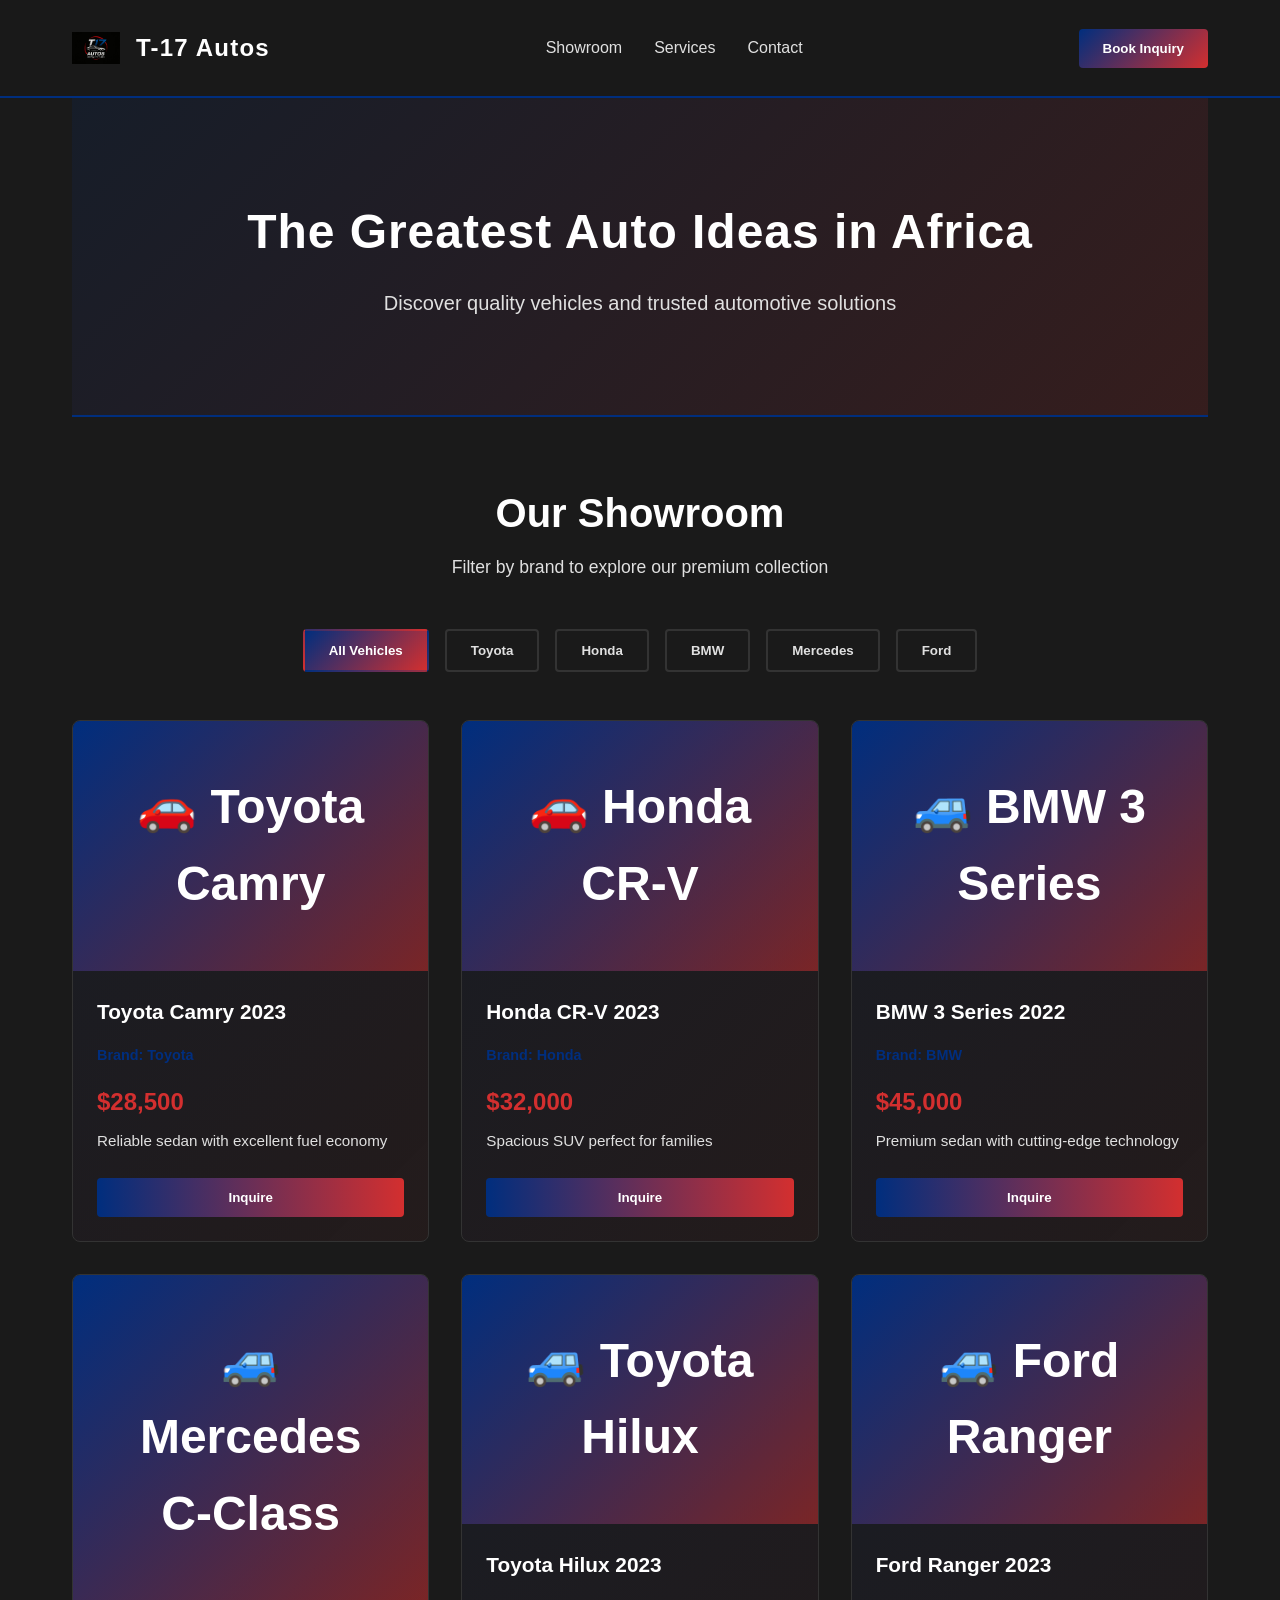
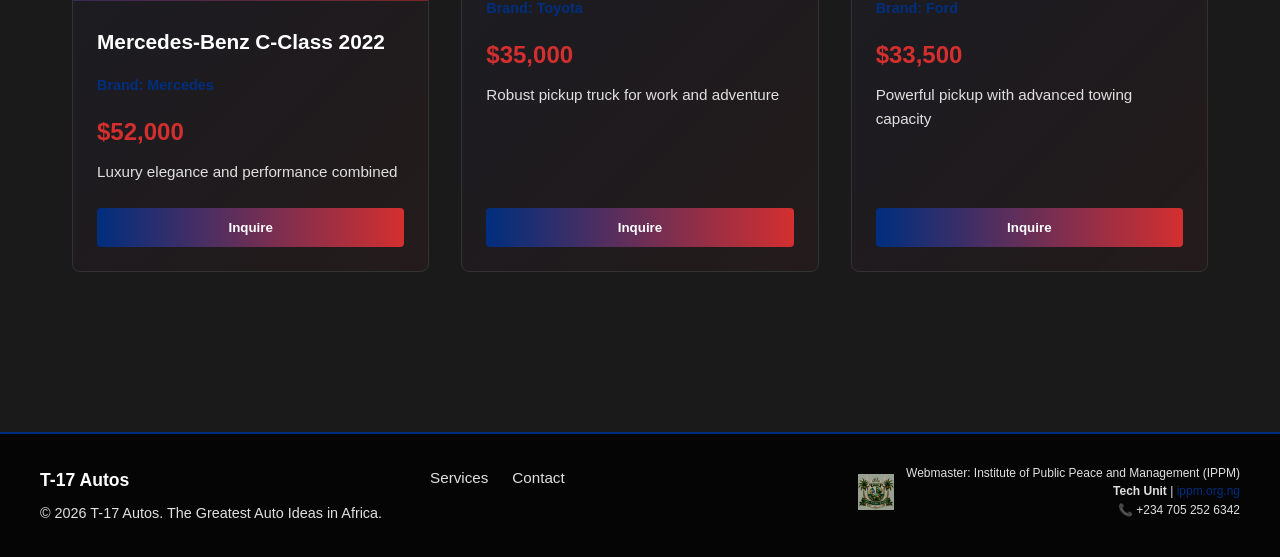
<file: index.html>
<!DOCTYPE html>
<html lang="en">
<head>
  <meta charset="UTF-8">
  <meta name="viewport" content="width=device-width, initial-scale=1.0">
  <meta name="description" content="T-17 Autos — The Greatest Auto Ideas in Africa. Browse our integrated showroom with advanced filtering.">
  <title>T-17 Autos | Showroom & Services</title>
  <link rel="icon" type="image/png" href="t17-logo.jpg">
  <link rel="stylesheet" href="css/styles.css">
</head>
<body>
  <!-- Navigation Header -->
  <header class="site-header">
    <div class="header-container">
      <div class="logo-section">
        <img src="t17-logo.jpg" alt="T-17 Autos Logo" class="brand-logo">
        <h1 class="brand-name">T-17 Autos</h1>
      </div>
      <nav class="main-nav">
        <a href="#showroom" class="nav-link active">Showroom</a>
        <a href="services.html" class="nav-link">Services</a>
        <a href="contact.html" class="nav-link">Contact</a>
      </nav>
      <button class="cta-button" onclick="document.location.href='contact.html#inquiry';">Book Inquiry</button>
    </div>
  </header>

  <!-- Main Content -->
  <main>
    <!-- Hero Section -->
    <section class="hero">
      <div class="hero-content">
        <h2 class="hero-title">The Greatest Auto Ideas in Africa</h2>
        <p class="hero-subtitle">Discover quality vehicles and trusted automotive solutions</p>
      </div>
    </section>

    <!-- Showroom Section -->
    <section class="showroom" id="showroom">
      <div class="section-container">
        <h2 class="section-title">Our Showroom</h2>
        <p class="section-subtitle">Filter by brand to explore our premium collection</p>
        
        <!-- Filter Controls -->
        <div class="filter-controls">
          <button class="filter-btn active" data-filter="all">All Vehicles</button>
          <button class="filter-btn" data-filter="toyota">Toyota</button>
          <button class="filter-btn" data-filter="honda">Honda</button>
          <button class="filter-btn" data-filter="bmw">BMW</button>
          <button class="filter-btn" data-filter="benz">Mercedes</button>
          <button class="filter-btn" data-filter="ford">Ford</button>
        </div>

        <!-- Vehicle Grid -->
        <div class="vehicle-grid" id="vehicleGrid">
          <!-- Vehicles populated by JavaScript -->
          <div class="vehicle-card" data-brand="toyota">
            <div class="vehicle-image">🚗 Toyota Camry</div>
            <h3>Toyota Camry 2023</h3>
            <p class="vehicle-brand">Brand: Toyota</p>
            <p class="vehicle-price">$28,500</p>
            <p class="vehicle-desc">Reliable sedan with excellent fuel economy</p>
            <button class="vehicle-btn" onclick="document.location.href='contact.html#inquiry';">Inquire</button>
          </div>

          <div class="vehicle-card" data-brand="honda">
            <div class="vehicle-image">🚗 Honda CR-V</div>
            <h3>Honda CR-V 2023</h3>
            <p class="vehicle-brand">Brand: Honda</p>
            <p class="vehicle-price">$32,000</p>
            <p class="vehicle-desc">Spacious SUV perfect for families</p>
            <button class="vehicle-btn" onclick="document.location.href='contact.html#inquiry';">Inquire</button>
          </div>

          <div class="vehicle-card" data-brand="bmw">
            <div class="vehicle-image">🚙 BMW 3 Series</div>
            <h3>BMW 3 Series 2022</h3>
            <p class="vehicle-brand">Brand: BMW</p>
            <p class="vehicle-price">$45,000</p>
            <p class="vehicle-desc">Premium sedan with cutting-edge technology</p>
            <button class="vehicle-btn" onclick="document.location.href='contact.html#inquiry';">Inquire</button>
          </div>

          <div class="vehicle-card" data-brand="benz">
            <div class="vehicle-image">🚙 Mercedes C-Class</div>
            <h3>Mercedes-Benz C-Class 2022</h3>
            <p class="vehicle-brand">Brand: Mercedes</p>
            <p class="vehicle-price">$52,000</p>
            <p class="vehicle-desc">Luxury elegance and performance combined</p>
            <button class="vehicle-btn" onclick="document.location.href='contact.html#inquiry';">Inquire</button>
          </div>

          <div class="vehicle-card" data-brand="toyota">
            <div class="vehicle-image">🚙 Toyota Hilux</div>
            <h3>Toyota Hilux 2023</h3>
            <p class="vehicle-brand">Brand: Toyota</p>
            <p class="vehicle-price">$35,000</p>
            <p class="vehicle-desc">Robust pickup truck for work and adventure</p>
            <button class="vehicle-btn" onclick="document.location.href='contact.html#inquiry';">Inquire</button>
          </div>

          <div class="vehicle-card" data-brand="ford">
            <div class="vehicle-image">🚙 Ford Ranger</div>
            <h3>Ford Ranger 2023</h3>
            <p class="vehicle-brand">Brand: Ford</p>
            <p class="vehicle-price">$33,500</p>
            <p class="vehicle-desc">Powerful pickup with advanced towing capacity</p>
            <button class="vehicle-btn" onclick="document.location.href='contact.html#inquiry';">Inquire</button>
          </div>
        </div>
      </div>
    </section>
  </main>

  <!-- Footer -->
  <footer class="site-footer">
    <div class="footer-container">
      <div class="footer-content">
        <div class="t17-info">
          <h3>T-17 Autos</h3>
          <p>© 2026 T-17 Autos. The Greatest Auto Ideas in Africa.</p>
        </div>
        <div class="footer-links">
          <a href="services.html">Services</a>
          <a href="contact.html">Contact</a>
        </div>
      </div>
      <div class="footer-webmaster">
        <div class="webmaster-logo">
          <img src="ippm-crest.png" alt="IPPM Logo" class="ippm-logo">
        </div>
        <div class="webmaster-text">
          <small>Webmaster: Institute of Public Peace and Management (IPPM)</small>
          <small><strong>Tech Unit</strong> | <a href="https://ippm.org.ng" target="_blank">ippm.org.ng</a></small>
          <small>📞 +234 705 252 6342</small>
        </div>
      </div>
    </div>
  </footer>

  <script src="js/script.js"></script>
</body>
</html>
</file>
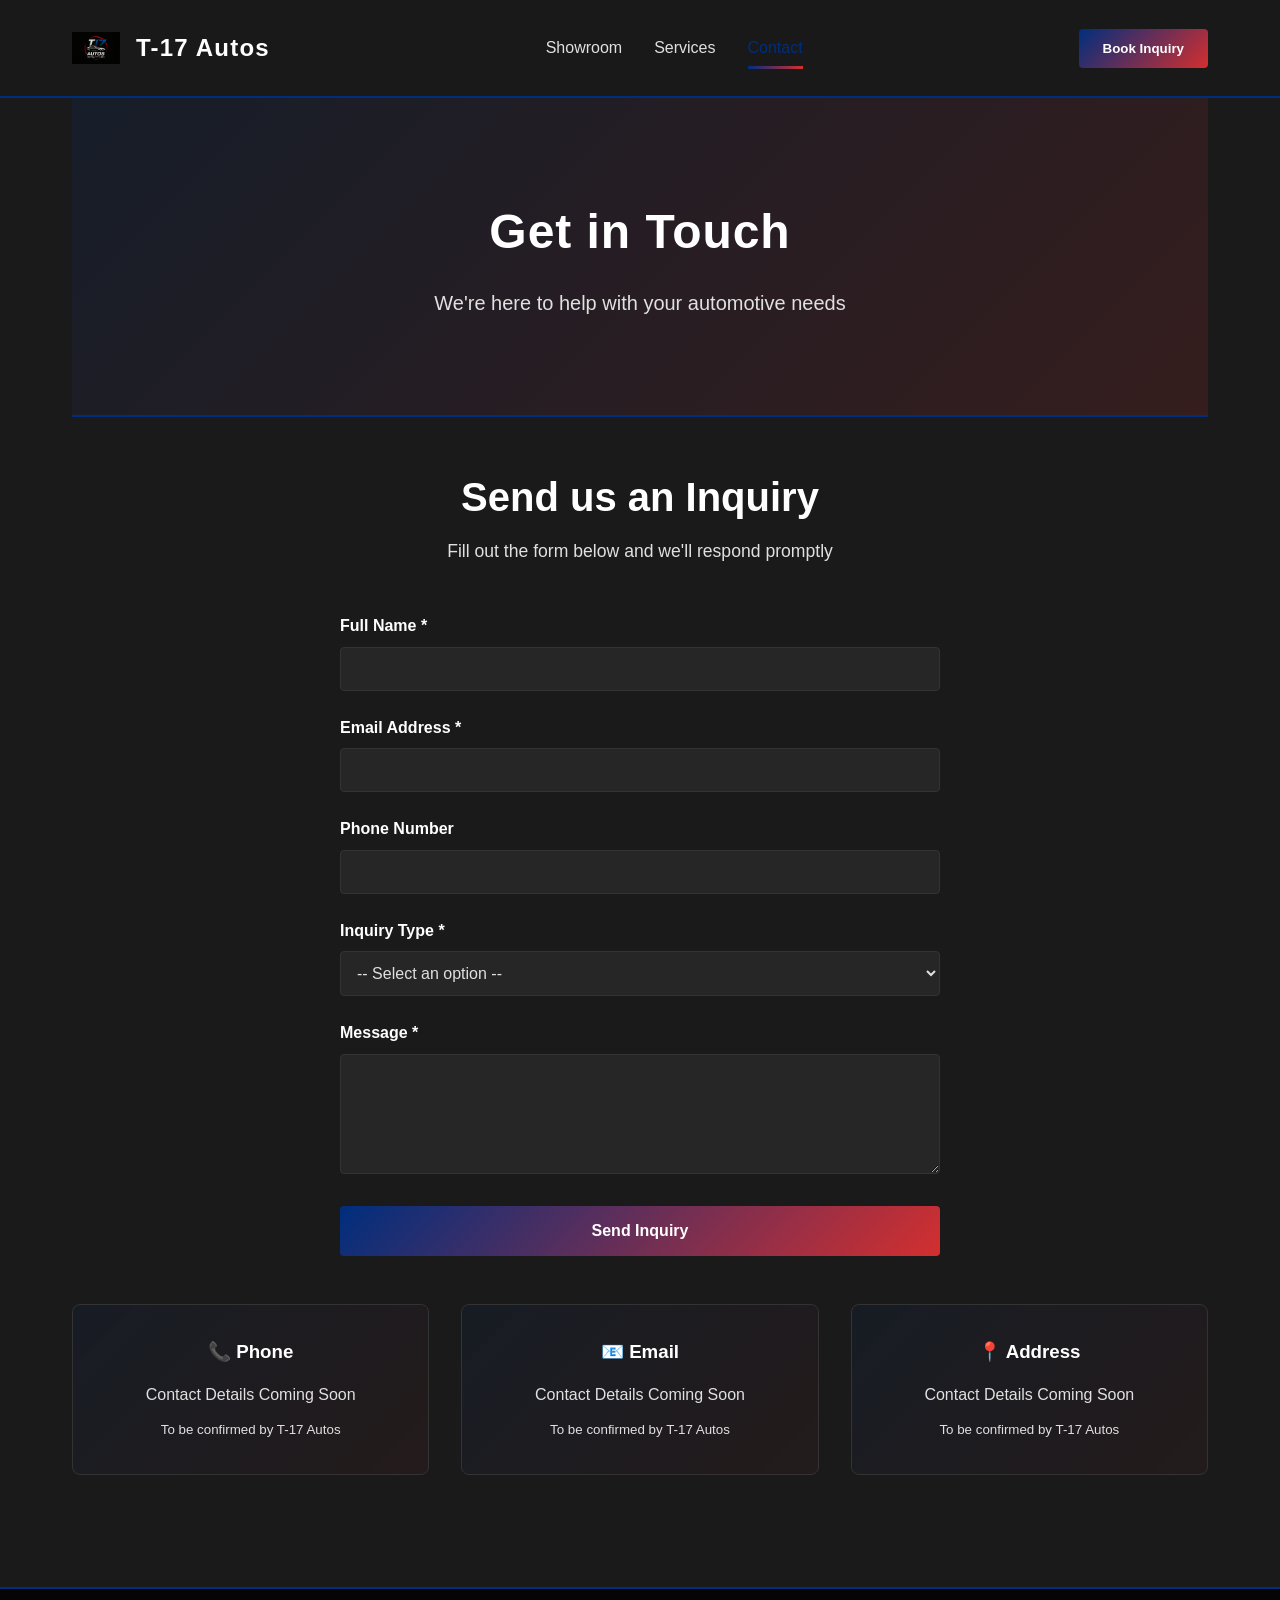
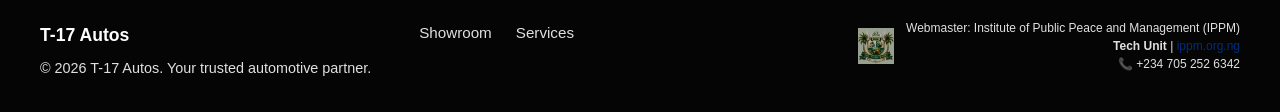
<file: contact.html>
<!DOCTYPE html>
<html lang="en">
<head>
  <meta charset="UTF-8">
  <meta name="viewport" content="width=device-width, initial-scale=1.0">
  <meta name="description" content="Contact T-17 Autos - Get in touch for inquiries and bookings.">
  <title>Contact Us | T-17 Autos</title>
  <link rel="icon" type="image/png" href="t17-logo.jpg">
  <link rel="stylesheet" href="css/styles.css">
  <style>
    .form-section {
      padding: 3rem 0;
    }

    .form-container {
      max-width: 600px;
      margin: 0 auto;
    }

    .form-group {
      margin-bottom: 1.5rem;
    }

    .form-group label {
      display: block;
      color: var(--primary-color);
      font-weight: 600;
      margin-bottom: 0.5rem;
    }

    .form-group input,
    .form-group textarea,
    .form-group select {
      width: 100%;
      padding: 0.75rem;
      background-color: rgba(255, 255, 255, 0.05);
      border: 1px solid var(--border-color);
      color: var(--text-light);
      border-radius: 4px;
      font-family: inherit;
      font-size: 1rem;
      transition: all 0.3s ease;
    }

    .form-group input:focus,
    .form-group textarea:focus,
    .form-group select:focus {
      outline: none;
      border-color: var(--accent-color);
      box-shadow: 0 0 0 3px rgba(0, 46, 126, 0.1);
      background-color: rgba(255, 255, 255, 0.1);
    }

    .form-group textarea {
      resize: vertical;
      min-height: 120px;
    }

    .submit-btn {
      width: 100%;
      background: linear-gradient(135deg, var(--accent-color), var(--danger-color));
      color: var(--primary-color);
      border: none;
      padding: 1rem;
      border-radius: 4px;
      font-weight: 700;
      font-size: 1rem;
      cursor: pointer;
      transition: all 0.3s ease;
    }

    .submit-btn:hover {
      transform: translateY(-2px);
      box-shadow: 0 8px 16px rgba(0, 46, 126, 0.3);
    }

    .contact-info-grid {
      display: grid;
      grid-template-columns: repeat(auto-fit, minmax(250px, 1fr));
      gap: 2rem;
      margin-top: 3rem;
    }

    .contact-info-card {
      background: linear-gradient(135deg, rgba(0, 46, 126, 0.1), rgba(211, 47, 47, 0.05));
      border: 1px solid var(--border-color);
      padding: 2rem;
      border-radius: 8px;
      text-align: center;
    }

    .contact-info-card h3 {
      color: var(--primary-color);
      margin-bottom: 1rem;
    }

    .contact-info-card p {
      color: var(--text-light);
      margin-bottom: 0.5rem;
    }

    .contact-info-card a {
      color: var(--accent-color);
      text-decoration: none;
    }
  </style>
</head>
<body>
  <!-- Navigation Header -->
  <header class="site-header">
    <div class="header-container">
      <div class="logo-section">
        <img src="t17-logo.jpg" alt="T-17 Autos Logo" class="brand-logo">
        <h1 class="brand-name">T-17 Autos</h1>
      </div>
      <nav class="main-nav">
        <a href="index.html#showroom" class="nav-link">Showroom</a>
        <a href="services.html" class="nav-link">Services</a>
        <a href="contact.html" class="nav-link active">Contact</a>
      </nav>
      <button class="cta-button" onclick="document.location.href='contact.html#inquiry';">Book Inquiry</button>
    </div>
  </header>

  <!-- Main Content -->
  <main>
    <!-- Hero Section -->
    <section class="hero">
      <div class="hero-content">
        <h2 class="hero-title">Get in Touch</h2>
        <p class="hero-subtitle">We're here to help with your automotive needs</p>
      </div>
    </section>

    <!-- Contact Form Section -->
    <section class="form-section">
      <div class="section-container">
        <h2 class="section-title">Send us an Inquiry</h2>
        <p class="section-subtitle">Fill out the form below and we'll respond promptly</p>
        
        <div class="form-container">
          <form id="inquiry-form">
            <div class="form-group">
              <label for="name">Full Name *</label>
              <input type="text" id="name" name="name" required>
            </div>

            <div class="form-group">
              <label for="email">Email Address *</label>
              <input type="email" id="email" name="email" required>
            </div>

            <div class="form-group">
              <label for="phone">Phone Number</label>
              <input type="tel" id="phone" name="phone">
            </div>

            <div class="form-group">
              <label for="inquiry-type">Inquiry Type *</label>
              <select id="inquiry-type" name="inquiry-type" required>
                <option value="">-- Select an option --</option>
                <option value="vehicle-inquiry">Vehicle Inquiry</option>
                <option value="service-booking">Service Booking</option>
                <option value="general">General Inquiry</option>
              </select>
            </div>

            <div class="form-group">
              <label for="message">Message *</label>
              <textarea id="message" name="message" required></textarea>
            </div>

            <button type="submit" class="submit-btn">Send Inquiry</button>
          </form>
        </div>

        <!-- Contact Information -->
        <div class="contact-info-grid">
          <div class="contact-info-card">
            <h3>📞 Phone</h3>
            <p>Contact Details Coming Soon</p>
            <small>To be confirmed by T-17 Autos</small>
          </div>
          <div class="contact-info-card">
            <h3>📧 Email</h3>
            <p>Contact Details Coming Soon</p>
            <small>To be confirmed by T-17 Autos</small>
          </div>
          <div class="contact-info-card">
            <h3>📍 Address</h3>
            <p>Contact Details Coming Soon</p>
            <small>To be confirmed by T-17 Autos</small>
          </div>
        </div>
      </div>
    </section>
  </main>

  <!-- Footer -->
  <footer class="site-footer">
    <div class="footer-container">
      <div class="footer-content">
        <div class="t17-info">
          <h3>T-17 Autos</h3>
          <p>© 2026 T-17 Autos. Your trusted automotive partner.</p>
        </div>
        <div class="footer-links">
          <a href="index.html">Showroom</a>
          <a href="services.html">Services</a>
        </div>
      </div>
      <div class="footer-webmaster">
        <div class="webmaster-logo">
          <img src="ippm-crest.png" alt="IPPM Logo" class="ippm-logo">
        </div>
        <div class="webmaster-text">
          <small>Webmaster: Institute of Public Peace and Management (IPPM)</small>
          <small><strong>Tech Unit</strong> | <a href="https://ippm.org.ng" target="_blank">ippm.org.ng</a></small>
          <small>📞 +234 705 252 6342</small>
        </div>
      </div>
    </div>
  </footer>

  <script>
    // Simple form handling
    document.getElementById('inquiry-form').addEventListener('submit', function(e) {
      e.preventDefault();
      alert('Thank you for your inquiry! We will get back to you soon.');
      this.reset();
    });
  </script>
  <script src="js/script.js"></script>
</body>
</html>
</file>
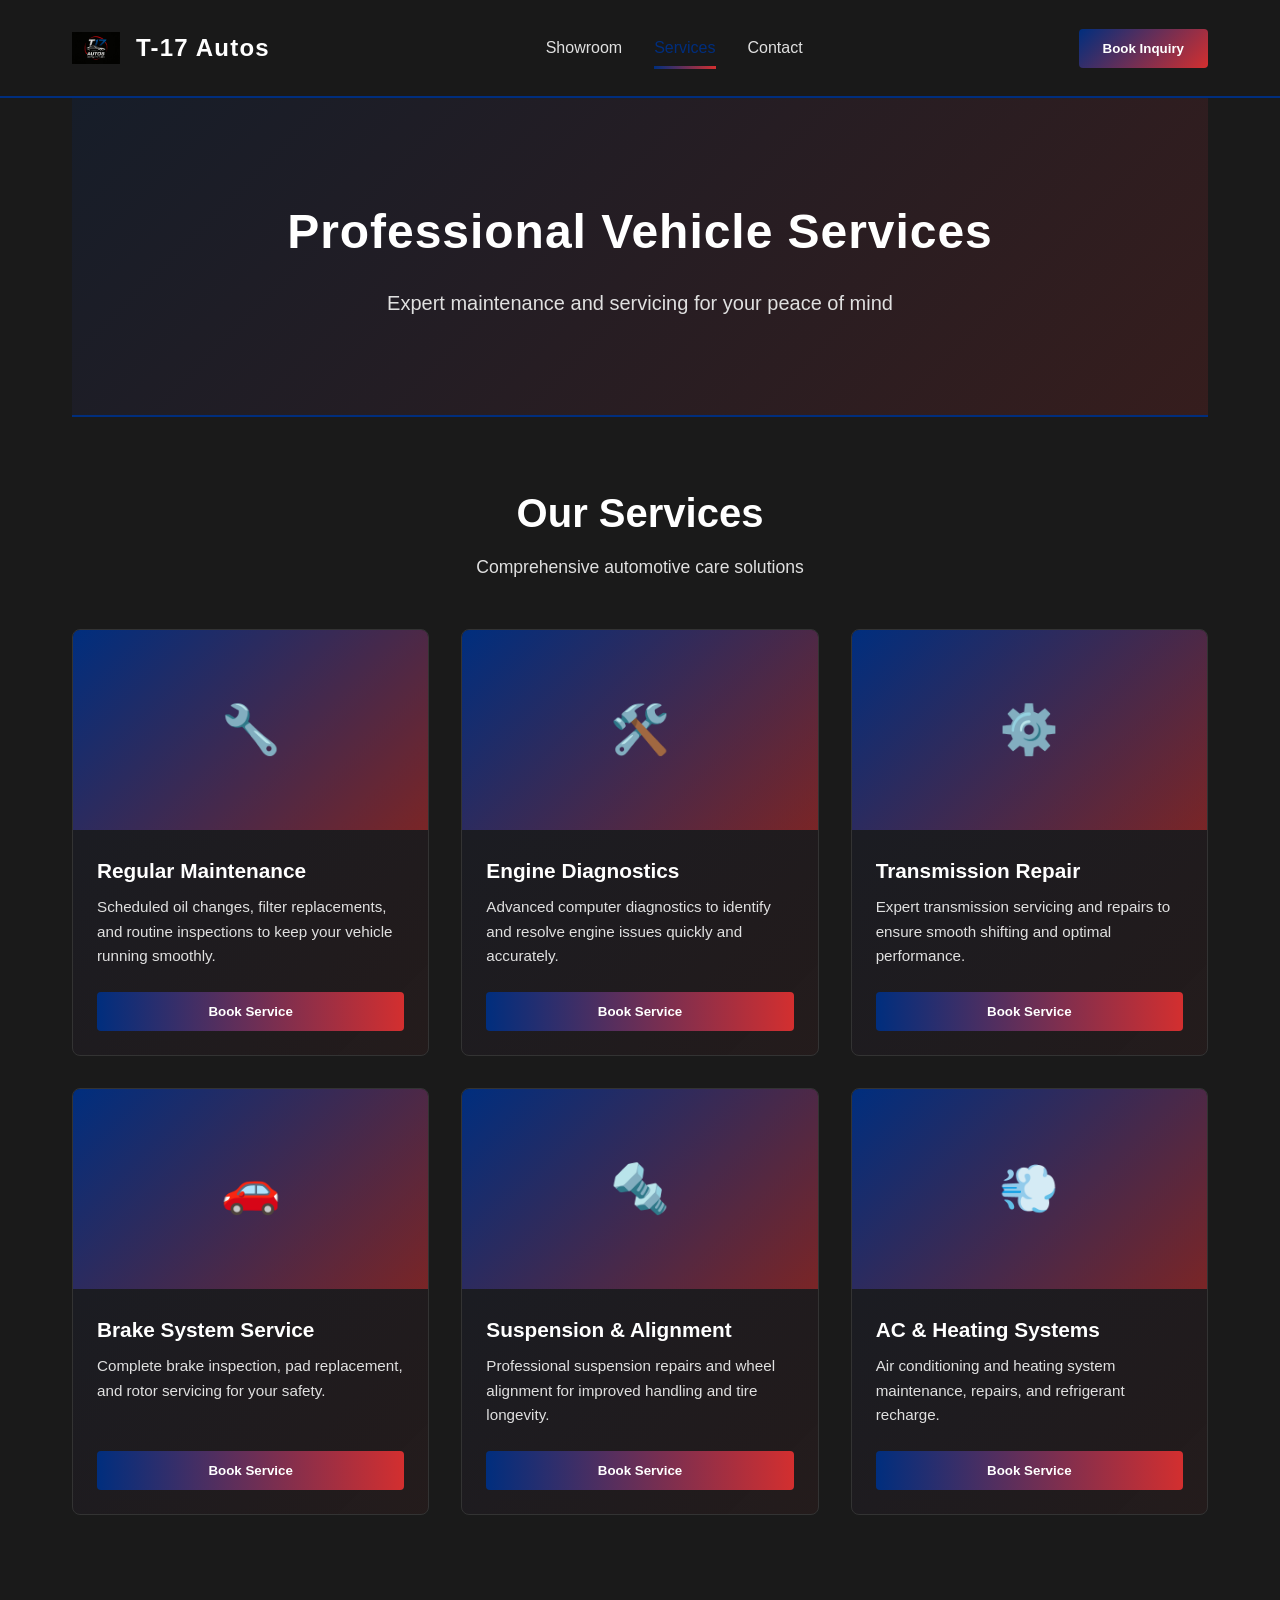
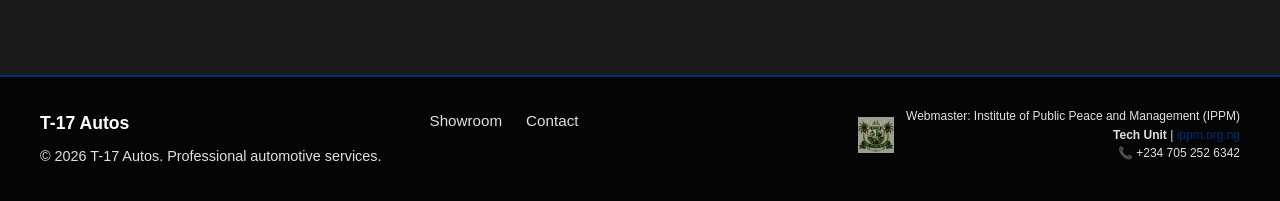
<file: services.html>
<!DOCTYPE html>
<html lang="en">
<head>
  <meta charset="UTF-8">
  <meta name="viewport" content="width=device-width, initial-scale=1.0">
  <meta name="description" content="T-17 Autos Services - Professional vehicle maintenance and servicing in Africa.">
  <title>Services & Maintenance | T-17 Autos</title>
  <link rel="icon" type="image/png" href="t17-logo.jpg">
  <link rel="stylesheet" href="css/styles.css">
</head>
<body>
  <!-- Navigation Header -->
  <header class="site-header">
    <div class="header-container">
      <div class="logo-section">
        <img src="t17-logo.jpg" alt="T-17 Autos Logo" class="brand-logo">
        <h1 class="brand-name">T-17 Autos</h1>
      </div>
      <nav class="main-nav">
        <a href="index.html#showroom" class="nav-link">Showroom</a>
        <a href="services.html" class="nav-link active">Services</a>
        <a href="contact.html" class="nav-link">Contact</a>
      </nav>
      <button class="cta-button" onclick="document.location.href='contact.html#inquiry';">Book Inquiry</button>
    </div>
  </header>

  <!-- Main Content -->
  <main>
    <!-- Hero Section -->
    <section class="hero">
      <div class="hero-content">
        <h2 class="hero-title">Professional Vehicle Services</h2>
        <p class="hero-subtitle">Expert maintenance and servicing for your peace of mind</p>
      </div>
    </section>

    <!-- Services Section -->
    <section class="showroom">
      <div class="section-container">
        <h2 class="section-title">Our Services</h2>
        <p class="section-subtitle">Comprehensive automotive care solutions</p>
        
        <div class="vehicle-grid">
          <div class="vehicle-card">
            <div class="vehicle-image">🔧</div>
            <h3>Regular Maintenance</h3>
            <p class="vehicle-desc">Scheduled oil changes, filter replacements, and routine inspections to keep your vehicle running smoothly.</p>
            <button class="vehicle-btn" onclick="document.location.href='contact.html#inquiry';">Book Service</button>
          </div>

          <div class="vehicle-card">
            <div class="vehicle-image">🛠️</div>
            <h3>Engine Diagnostics</h3>
            <p class="vehicle-desc">Advanced computer diagnostics to identify and resolve engine issues quickly and accurately.</p>
            <button class="vehicle-btn" onclick="document.location.href='contact.html#inquiry';">Book Service</button>
          </div>

          <div class="vehicle-card">
            <div class="vehicle-image">⚙️</div>
            <h3>Transmission Repair</h3>
            <p class="vehicle-desc">Expert transmission servicing and repairs to ensure smooth shifting and optimal performance.</p>
            <button class="vehicle-btn" onclick="document.location.href='contact.html#inquiry';">Book Service</button>
          </div>

          <div class="vehicle-card">
            <div class="vehicle-image">🚗</div>
            <h3>Brake System Service</h3>
            <p class="vehicle-desc">Complete brake inspection, pad replacement, and rotor servicing for your safety.</p>
            <button class="vehicle-btn" onclick="document.location.href='contact.html#inquiry';">Book Service</button>
          </div>

          <div class="vehicle-card">
            <div class="vehicle-image">🔩</div>
            <h3>Suspension & Alignment</h3>
            <p class="vehicle-desc">Professional suspension repairs and wheel alignment for improved handling and tire longevity.</p>
            <button class="vehicle-btn" onclick="document.location.href='contact.html#inquiry';">Book Service</button>
          </div>

          <div class="vehicle-card">
            <div class="vehicle-image">💨</div>
            <h3>AC & Heating Systems</h3>
            <p class="vehicle-desc">Air conditioning and heating system maintenance, repairs, and refrigerant recharge.</p>
            <button class="vehicle-btn" onclick="document.location.href='contact.html#inquiry';">Book Service</button>
          </div>
        </div>
      </div>
    </section>
  </main>

  <!-- Footer -->
  <footer class="site-footer">
    <div class="footer-container">
      <div class="footer-content">
        <div class="t17-info">
          <h3>T-17 Autos</h3>
          <p>© 2026 T-17 Autos. Professional automotive services.</p>
        </div>
        <div class="footer-links">
          <a href="index.html">Showroom</a>
          <a href="contact.html">Contact</a>
        </div>
      </div>
      <div class="footer-webmaster">
        <div class="webmaster-logo">
          <img src="ippm-crest.png" alt="IPPM Logo" class="ippm-logo">
        </div>
        <div class="webmaster-text">
          <small>Webmaster: Institute of Public Peace and Management (IPPM)</small>
          <small><strong>Tech Unit</strong> | <a href="https://ippm.org.ng" target="_blank">ippm.org.ng</a></small>
          <small>📞 +234 705 252 6342</small>
        </div>
      </div>
    </div>
  </footer>

  <script src="js/script.js"></script>
</body>
</html>
</file>
<file: css/styles.css>
/* T-17 Autos Professional Styling */

/* Brand Colors */
:root {
  --primary-color: #FFFFFF;        /* White */
  --accent-color: #002E7E;         /* Blue */
  --danger-color: #D32F2F;         /* Red */
  --bg-color: #1A1A1A;             /* Velvet Black */
  --text-light: #E0E0E0;           /* Light text */
  --text-dark: #121212;            /* Dark text */
  --border-color: #333333;         /* Border color */
  --spacing-unit: 1rem;
}

/* Reset & Base Styles */
* {
  margin: 0;
  padding: 0;
  box-sizing: border-box;
}

html {
  scroll-behavior: smooth;
}

body {
  font-family: -apple-system, BlinkMacSystemFont, 'Segoe UI', Roboto, 'Helvetica Neue', Arial, sans-serif;
  background-color: var(--bg-color);
  color: var(--text-light);
  line-height: 1.6;
}

/* Header Navigation */
.site-header {
  background-color: rgba(26, 26, 26, 0.95);
  border-bottom: 2px solid var(--accent-color);
  position: sticky;
  top: 0;
  z-index: 1000;
  backdrop-filter: blur(10px);
}

.header-container {
  max-width: 1200px;
  margin: 0 auto;
  padding: 1.5rem 2rem;
  display: flex;
  justify-content: space-between;
  align-items: center;
  flex-wrap: wrap;
  gap: 2rem;
}

.logo-section {
  display: flex;
  align-items: center;
  gap: 1rem;
}

.brand-logo {
  width: 48px;
  height: 48px;
  object-fit: contain;
}

.brand-name {
  font-size: 1.5rem;
  font-weight: 700;
  color: var(--primary-color);
  letter-spacing: 0.05em;
}

.main-nav {
  display: flex;
  gap: 2rem;
}

.nav-link {
  color: var(--text-light);
  text-decoration: none;
  font-weight: 500;
  transition: all 0.3s ease;
  position: relative;
}

.nav-link:hover,
.nav-link.active {
  color: var(--accent-color);
}

.nav-link.active::after {
  content: '';
  position: absolute;
  bottom: -8px;
  left: 0;
  right: 0;
  height: 3px;
  background: linear-gradient(90deg, var(--accent-color), var(--danger-color));
}

.cta-button {
  background: linear-gradient(135deg, var(--accent-color), var(--danger-color));
  color: var(--primary-color);
  border: none;
  padding: 0.75rem 1.5rem;
  border-radius: 4px;
  font-weight: 600;
  cursor: pointer;
  transition: all 0.3s ease;
  white-space: nowrap;
}

.cta-button:hover {
  transform: translateY(-2px);
  box-shadow: 0 8px 16px rgba(0, 46, 126, 0.3);
}

/* Hero Section */
.hero {
  background: linear-gradient(135deg, rgba(0, 46, 126, 0.15), rgba(211, 47, 47, 0.15));
  border-bottom: 2px solid var(--accent-color);
  padding: 6rem 2rem;
  text-align: center;
}

.hero-content {
  max-width: 1200px;
  margin: 0 auto;
}

.hero-title {
  font-size: 3rem;
  font-weight: 700;
  color: var(--primary-color);
  margin-bottom: 1rem;
  letter-spacing: 0.02em;
}

.hero-subtitle {
  font-size: 1.25rem;
  color: var(--text-light);
  max-width: 600px;
  margin: 0 auto;
}

/* Main Container */
main {
  max-width: 1200px;
  margin: 0 auto;
  padding: 0 2rem;
}

/* Section Styles */
.showroom {
  padding: 4rem 0;
}

.section-container {
  width: 100%;
}

.section-title {
  font-size: 2.5rem;
  font-weight: 700;
  color: var(--primary-color);
  margin-bottom: 0.5rem;
  text-align: center;
}

.section-subtitle {
  font-size: 1.1rem;
  color: var(--text-light);
  text-align: center;
  margin-bottom: 3rem;
}

/* Filter Controls */
.filter-controls {
  display: flex;
  justify-content: center;
  gap: 1rem;
  margin-bottom: 3rem;
  flex-wrap: wrap;
}

.filter-btn {
  background-color: transparent;
  color: var(--text-light);
  border: 2px solid var(--border-color);
  padding: 0.75rem 1.5rem;
  border-radius: 4px;
  cursor: pointer;
  font-weight: 600;
  transition: all 0.3s ease;
}

.filter-btn:hover {
  border-color: var(--accent-color);
  color: var(--accent-color);
}

.filter-btn.active {
  background: linear-gradient(135deg, var(--accent-color), var(--danger-color));
  border-color: transparent;
  color: var(--primary-color);
}

/* Vehicle Grid */
.vehicle-grid {
  display: grid;
  grid-template-columns: repeat(auto-fill, minmax(300px, 1fr));
  gap: 2rem;
  margin-bottom: 2rem;
}

.vehicle-card {
  background: linear-gradient(135deg, rgba(0, 46, 126, 0.1), rgba(211, 47, 47, 0.05));
  border: 1px solid var(--border-color);
  border-radius: 8px;
  overflow: hidden;
  transition: all 0.3s ease;
  display: flex;
  flex-direction: column;
}

.vehicle-card:hover {
  transform: translateY(-8px);
  border-color: var(--accent-color);
  box-shadow: 0 12px 32px rgba(0, 46, 126, 0.2);
}

.vehicle-image {
  background: linear-gradient(135deg, var(--accent-color), rgba(211, 47, 47, 0.5));
  color: var(--primary-color);
  padding: 3rem;
  text-align: center;
  font-size: 3rem;
  font-weight: 700;
  min-height: 200px;
  display: flex;
  align-items: center;
  justify-content: center;
}

.vehicle-card h3 {
  font-size: 1.3rem;
  margin: 1.5rem 1.5rem 0.5rem;
  color: var(--primary-color);
}

.vehicle-brand {
  font-size: 0.9rem;
  color: var(--accent-color);
  font-weight: 600;
  margin: 0.5rem 1.5rem;
}

.vehicle-price {
  font-size: 1.5rem;
  font-weight: 700;
  color: var(--danger-color);
  margin: 0.5rem 1.5rem;
}

.vehicle-desc {
  color: var(--text-light);
  margin: 0 1.5rem 1.5rem;
  flex-grow: 1;
  font-size: 0.95rem;
}

.vehicle-btn {
  background: linear-gradient(90deg, var(--accent-color), var(--danger-color));
  color: var(--primary-color);
  border: none;
  padding: 0.75rem 1.5rem;
  margin: 0 1.5rem 1.5rem;
  border-radius: 4px;
  font-weight: 600;
  cursor: pointer;
  transition: all 0.3s ease;
}

.vehicle-btn:hover {
  transform: scale(1.05);
  box-shadow: 0 6px 12px rgba(211, 47, 47, 0.3);
}

.vehicle-card.hidden {
  display: none;
}

/* Footer */
.site-footer {
  background-color: rgba(0, 0, 0, 0.8);
  border-top: 2px solid var(--accent-color);
  margin-top: 4rem;
  padding: 2rem;
}

.footer-container {
  max-width: 1200px;
  margin: 0 auto;
  display: flex;
  justify-content: space-between;
  align-items: flex-start;
  gap: 2rem;
  flex-wrap: wrap;
}

.footer-content {
  display: flex;
  gap: 3rem;
  flex-wrap: wrap;
}

.t17-info h3 {
  color: var(--primary-color);
  margin-bottom: 0.5rem;
  font-size: 1.1rem;
}

.t17-info p {
  font-size: 0.9rem;
  color: var(--text-light);
}

.footer-links {
  display: flex;
  gap: 1.5rem;
}

.footer-links a {
  color: var(--text-light);
  text-decoration: none;
  font-size: 0.95rem;
  transition: color 0.3s ease;
}

.footer-links a:hover {
  color: var(--accent-color);
}

/* Webmaster Section (Minimal Footer) */
.footer-webmaster {
  display: flex;
  align-items: center;
  gap: 0.75rem;
  text-align: right;
}

.webmaster-logo {
  display: flex;
}

.ippm-logo {
  width: 36px;
  height: 36px;
  object-fit: contain;
  opacity: 0.7;
  transition: opacity 0.3s ease;
}

.ippm-logo:hover {
  opacity: 1;
}

.webmaster-text {
  display: flex;
  flex-direction: column;
  gap: 0.25rem;
}

.webmaster-text small {
  font-size: 0.75rem;
  color: var(--text-light);
  line-height: 1.2;
}

.webmaster-text a {
  color: var(--accent-color);
  text-decoration: none;
  transition: color 0.3s ease;
}

.webmaster-text a:hover {
  color: var(--danger-color);
}

/* Responsive Design */
@media (max-width: 768px) {
  .header-container {
    gap: 1rem;
    padding: 1rem 1.5rem;
  }

  .main-nav {
    gap: 1rem;
    font-size: 0.9rem;
  }

  .hero-title {
    font-size: 2rem;
  }

  .vehicle-grid {
    grid-template-columns: 1fr;
  }

  .filter-controls {
    gap: 0.5rem;
  }

  .filter-btn {
    padding: 0.6rem 1rem;
    font-size: 0.9rem;
  }

  .footer-container {
    flex-direction: column;
    text-align: center;
  }

  .footer-webmaster {
    justify-content: center;
  }
}

@media (max-width: 480px) {
  .brand-name {
    font-size: 1.2rem;
  }

  .hero-title {
    font-size: 1.5rem;
  }

  .hero-subtitle {
    font-size: 1rem;
  }

  .section-title {
    font-size: 1.8rem;
  }

  .vehicle-image {
    font-size: 2rem;
    padding: 2rem;
  }
}
</file>
